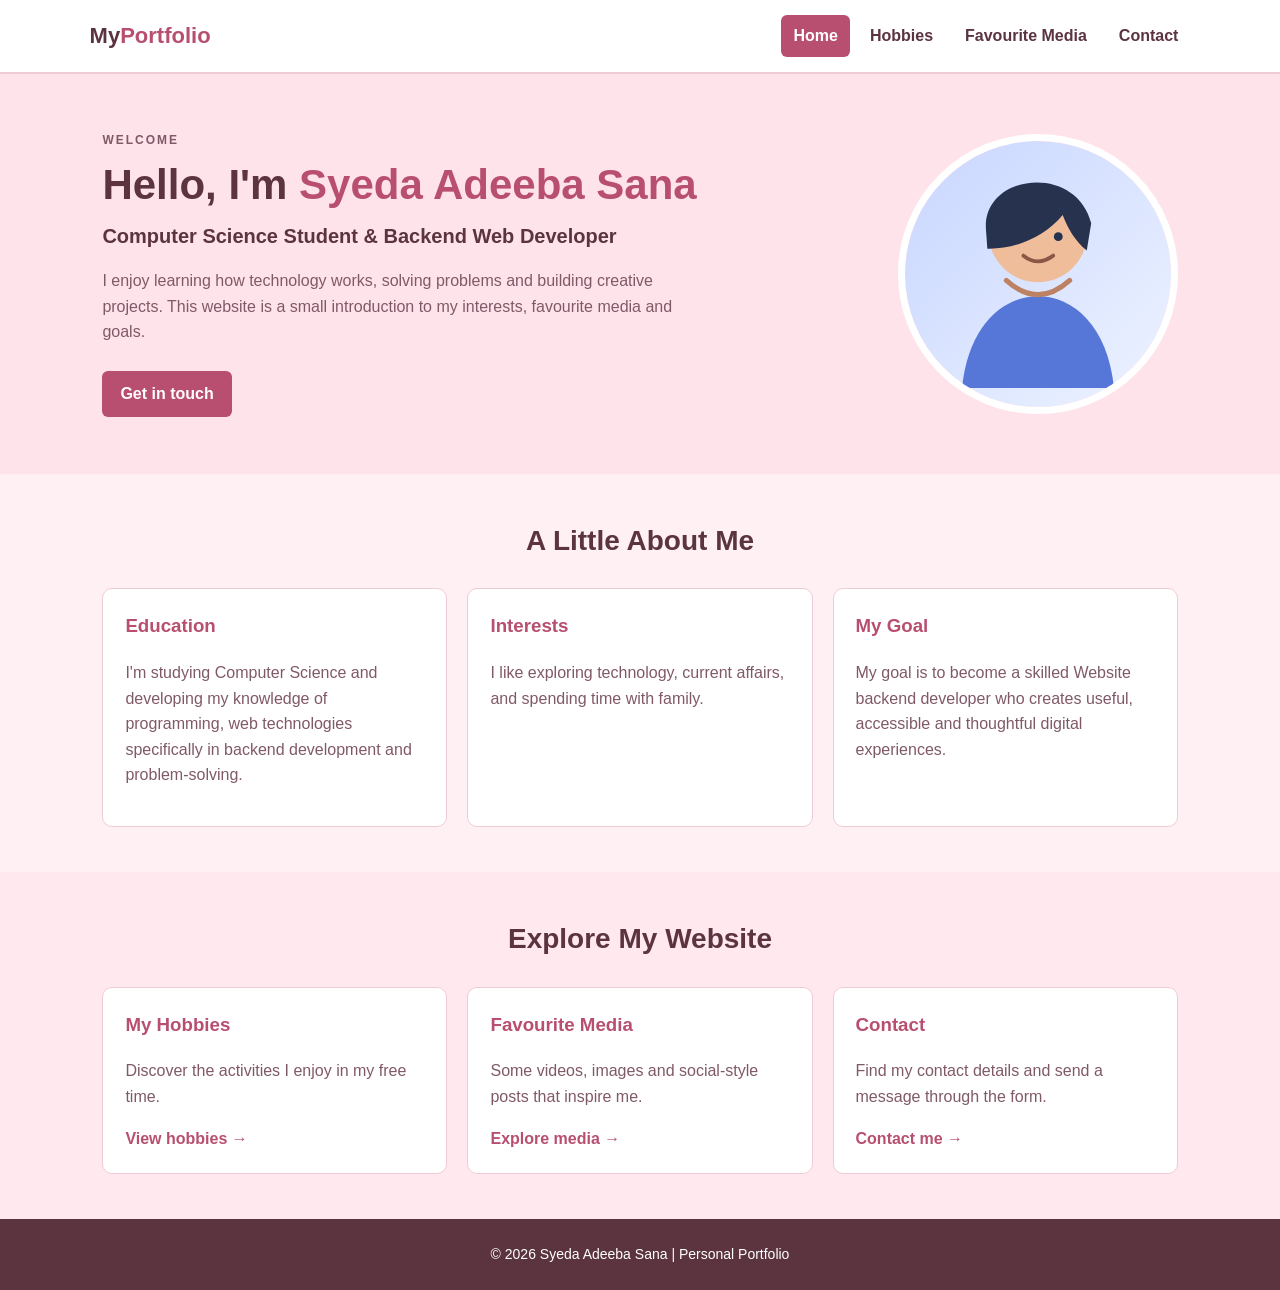
<file: index.html>
<!DOCTYPE html>
<html lang="en">
<head>
  <meta charset="UTF-8">
  <meta name="viewport" content="width=device-width, initial-scale=1.0">
  <meta name="description" content="Personal portfolio website introducing my skills, interests and goals.">
  <title>Home | My Portfolio</title>
  <link rel="icon" href="favicon.svg" type="image/svg+xml">
  <link rel="stylesheet" href="style.css">
</head>
<body>
  <header class="site-header">
    <div class="brand">My<span>Portfolio</span></div>
    <nav class="nav-links" aria-label="Main navigation">
      <a class="active" href="index.html">Home</a><a href="hobbies.html">Hobbies</a><a href="media.html">Favourite Media</a><a href="contact.html">Contact</a>
    </nav>
  </header>
  <main>
    <section class="hero home-hero">
      <div class="hero-copy">
        <p class="eyebrow">WELCOME</p>
        <h1>Hello, I'm <span>Syeda Adeeba Sana</span></h1>
        <h2>Computer Science Student &amp; Backend Web Developer</h2>
        <p>I enjoy learning how technology works, solving problems and building creative projects. This website is a small introduction to my interests, favourite media and goals.</p>
        <a class="button" href="contact.html">Get in touch</a>
      </div>
      <img class="profile-image" src="profile.svg" alt="Illustrated profile avatar">
    </section>
    <section class="section" id="about">
      <h2 class="section-title">A Little About Me</h2>
      <div class="cards three-cards">
        <article class="info-card"><h3>Education</h3><p>I'm studying Computer Science and developing my knowledge of programming, web technologies specifically in backend development and problem-solving.</p></article>
        <article class="info-card"><h3>Interests</h3><p>I like exploring technology, current affairs, and spending time with family.</p></article>
        <article class="info-card"><h3>My Goal</h3><p>My goal is to become a skilled Website backend developer who creates useful, accessible and thoughtful digital experiences.</p></article>
      </div>
    </section>
    <section class="section soft-section">
      <h2 class="section-title">Explore My Website</h2>
      <div class="cards three-cards">
        <article class="info-card"><h3>My Hobbies</h3><p>Discover the activities I enjoy in my free time.</p><a href="hobbies.html">View hobbies →</a></article>
        <article class="info-card"><h3>Favourite Media</h3><p>Some videos, images and social-style posts that inspire me.</p><a href="media.html">Explore media →</a></article>
        <article class="info-card"><h3>Contact</h3><p>Find my contact details and send a message through the form.</p><a href="contact.html">Contact me →</a></article>
      </div>
    </section>
  </main>
  <footer class="site-footer"><p>© 2026 Syeda Adeeba Sana | Personal Portfolio</p></footer>
</body>
</html>
</file>
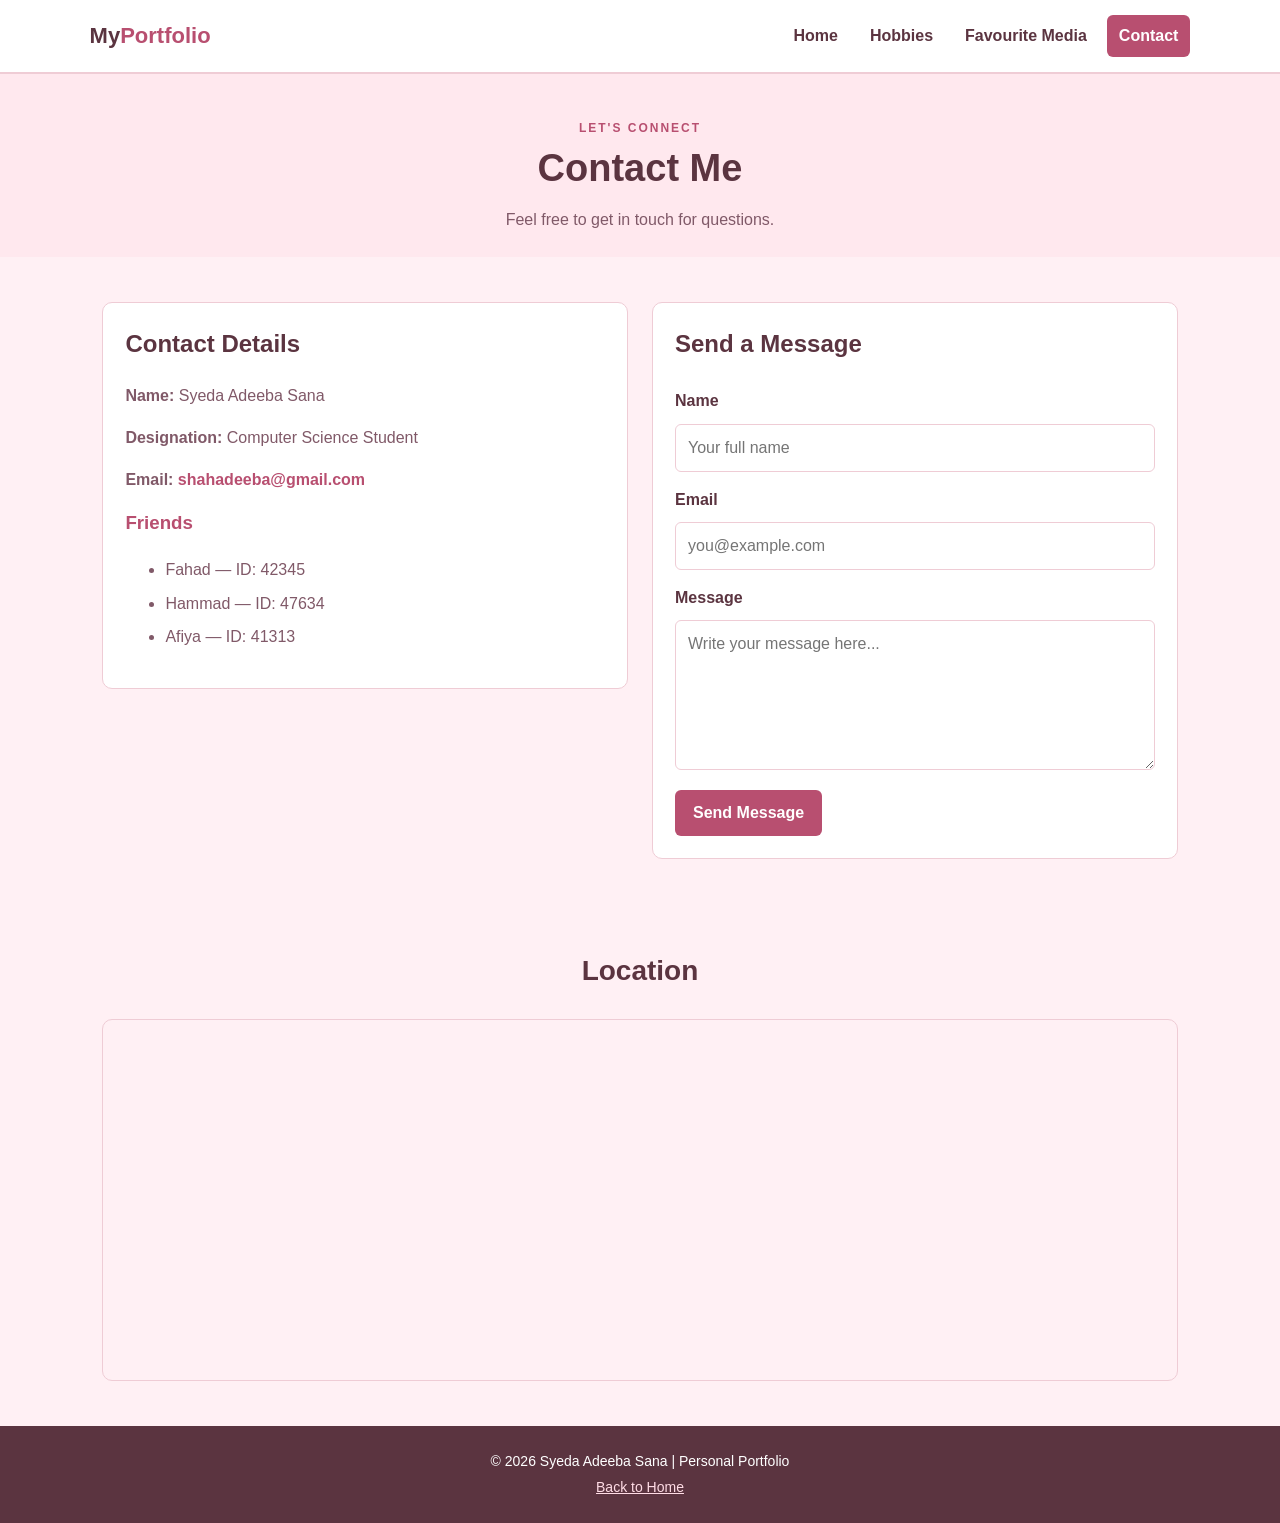
<file: contact.html>
<!DOCTYPE html>
<html lang="en">
<head><meta charset="UTF-8"><meta name="viewport" content="width=device-width, initial-scale=1.0"><meta name="description" content="Contact details and contact form."><title>Contact | My Portfolio</title><link rel="icon" href="images/favicon.svg" type="image/svg+xml"><link rel="stylesheet" href="style.css"></head>
<body><header class="site-header"><div class="brand">My<span>Portfolio</span></div><nav class="nav-links" aria-label="Main navigation"><a href="index.html">Home</a><a href="hobbies.html">Hobbies</a><a href="media.html">Favourite Media</a><a class="active" href="contact.html">Contact</a></nav></header>
<main class="page-main"><section class="page-heading"><p class="eyebrow">LET'S CONNECT</p><h1>Contact Me</h1><p>Feel free to get in touch for questions.</p></section>
<section class="section contact-layout"><div class="contact-info info-card"><h2>Contact Details</h2><p><strong>Name:</strong> Syeda Adeeba Sana</p><p><strong>Designation:</strong> Computer Science Student</p><p><strong>Email:</strong> <a href="mailto:your.email@example.com">shahadeeba@gmail.com</a></p><h3>Friends</h3><ul><li>Fahad — ID: 42345</li><li>Hammad — ID: 47634</li><li>Afiya — ID: 41313</li></ul></div>
<div class="contact-form-card info-card"><h2>Send a Message</h2><form action="mailto:your.email@example.com" method="post" enctype="text/plain"><label for="visitor-name">Name</label><input type="text" id="visitor-name" name="name" placeholder="Your full name" required><label for="visitor-email">Email</label><input type="email" id="visitor-email" name="email" placeholder="you@example.com" required><label for="visitor-message">Message</label><textarea id="visitor-message" name="message" rows="5" placeholder="Write your message here..." required></textarea><button class="button" type="submit">Send Message</button></form></div></section>
<section class="section"><h2 class="section-title">Location</h2><div class="map-frame"><iframe title="Map of Islamabad" src="https://www.google.com/maps?q=Islamabad%20Pakistan&output=embed" loading="lazy" referrerpolicy="no-referrer-when-downgrade"></iframe></div></section></main><footer class="site-footer"><p>© 2026 Syeda Adeeba Sana | Personal Portfolio</p><p><a href="index.html">Back to Home</a></p></footer></body></html>
</file>
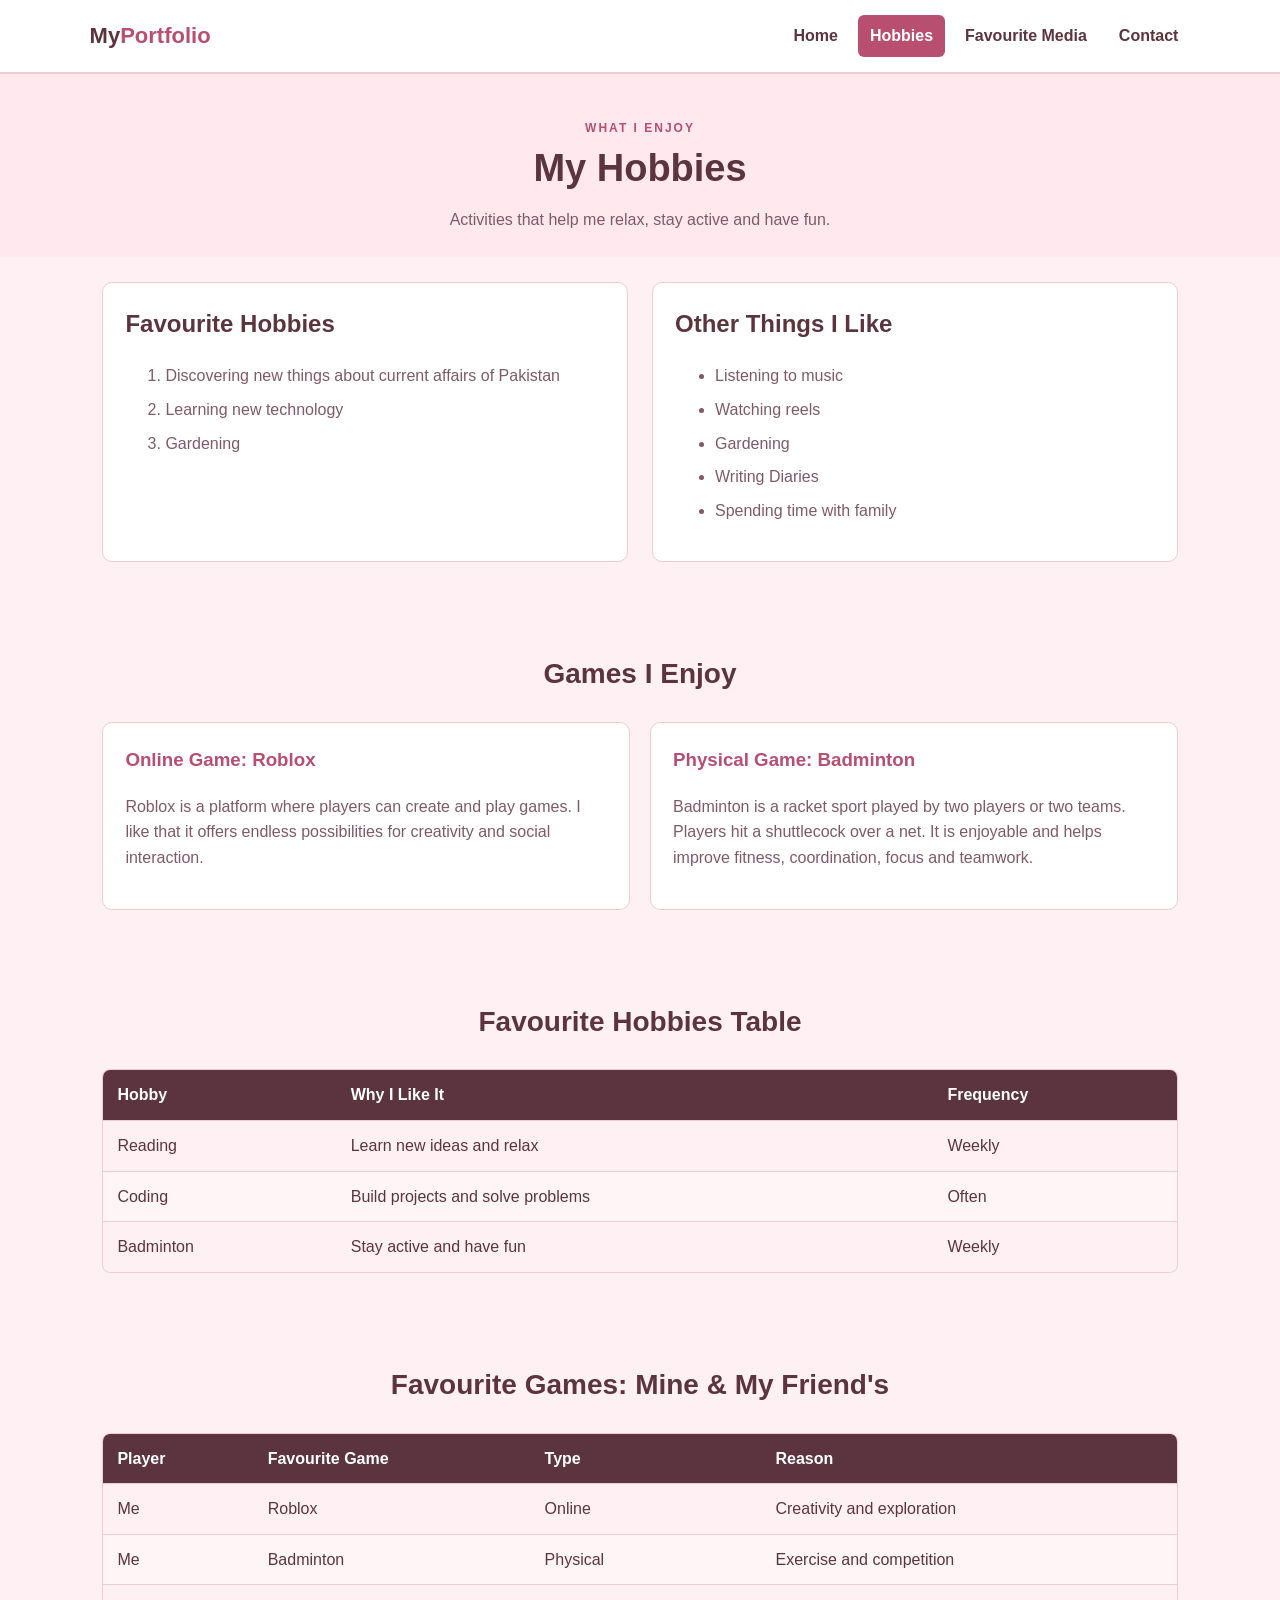
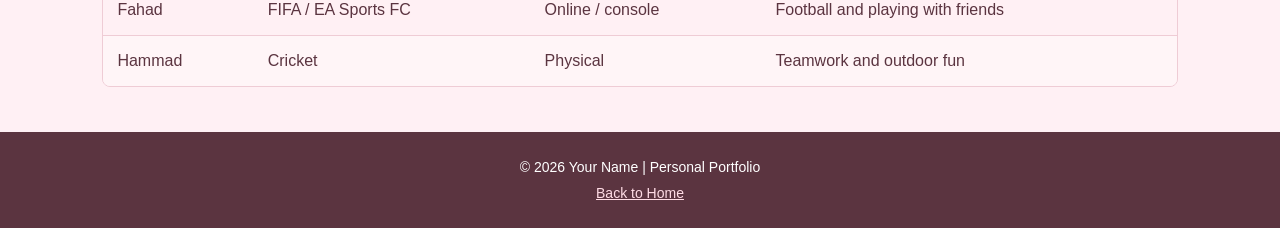
<file: hobbies.html>
<!DOCTYPE html>
<html lang="en">
<head>
  <meta charset="UTF-8"><meta name="viewport" content="width=device-width, initial-scale=1.0">
  <meta name="description" content="My hobbies."><title>Hobbies | My Portfolio</title>
  <link rel="stylesheet" href="style.css">
</head>
<body>
<header class="site-header"><div class="brand">My<span>Portfolio</span></div><nav class="nav-links" aria-label="Main navigation"><a href="index.html">Home</a><a class="active" href="hobbies.html">Hobbies</a><a href="media.html">Favourite Media</a><a href="contact.html">Contact</a></nav></header>
<main class="page-main">
  <section class="page-heading"><p class="eyebrow">WHAT I ENJOY</p><h1>My Hobbies </h1><p>Activities that help me relax, stay active and have fun.</p></section>
  <section class="section hobbies-grid">
    <article class="info-card"><h2>Favourite Hobbies</h2><ol><li>Discovering new things about current affairs of Pakistan</li><li>Learning new technology</li><li>Gardening</li></ol></article>
    <article class="info-card"><h2>Other Things I Like</h2><ul><li>Listening to music</li><li>Watching reels</li><li>Gardening</li><li>Writing Diaries</li><li>Spending time with family</li></ul></article>
  </section>
<section class="section"><h2 class="section-title">Games I Enjoy</h2><div class="cards two-cards">
    <article class="info-card"><h3>Online Game: Roblox</h3><p>Roblox is a platform where players can create and play games. I like that it offers endless possibilities for creativity and social interaction.</p></article>
    <article class="info-card"><h3>Physical Game: Badminton</h3><p>Badminton is a racket sport played by two players or two teams. Players hit a shuttlecock over a net. It is enjoyable and helps improve fitness, coordination, focus and teamwork.</p></article>
  </div></section>
  <section class="section"><h2 class="section-title">Favourite Hobbies Table</h2><div class="table-wrap"><table><thead><tr><th>Hobby</th><th>Why I Like It</th><th>Frequency</th></tr></thead><tbody><tr><td>Reading</td><td>Learn new ideas and relax</td><td>Weekly</td></tr><tr><td>Coding</td><td>Build projects and solve problems</td><td>Often</td></tr><tr><td>Badminton</td><td>Stay active and have fun</td><td>Weekly</td></tr></tbody></table></div></section>
  <section class="section"><h2 class="section-title">Favourite Games: Mine &amp; My Friend's</h2><div class="table-wrap"><table><thead><tr><th>Player</th><th>Favourite Game</th><th>Type</th><th>Reason</th></tr></thead><tbody><tr><td>Me</td><td>Roblox</td><td>Online</td><td>Creativity and exploration</td></tr><tr><td>Me</td><td>Badminton</td><td>Physical</td><td>Exercise and competition</td></tr><tr><td>Fahad</td><td>FIFA / EA Sports FC</td><td>Online / console</td><td>Football and playing with friends</td></tr><tr><td>Hammad</td><td>Cricket</td><td>Physical</td><td>Teamwork and outdoor fun</td></tr></tbody></table></div></section>
 </ main >
<footer class="site-footer"><p>© 2026 Your Name | Personal Portfolio</p><p><a href="index.html">Back to Home</a></p></footer>
</body></html>
</file>
<file: style.css>
* {
  box-sizing: border-box;
}

body {
  margin: 0;
  color: #5b3440;
  background: #fff0f4;
  font-family: Arial, Helvetica, sans-serif;
  line-height: 1.6;
}

html {
  scroll-behavior: smooth;
}

.site-header {
  display: flex;
  align-items: center;
  justify-content: space-between;
  padding: 15px 7%;
  background: white;
  border-bottom: 2px solid #efccd5;
}

.brand {
  font-size: 22px;
  font-weight: bold;
}

.brand span {
  color: #b84f70;
}

.nav-links {
  display: flex;
  gap: 8px;
}

.nav-links a {
  color: #5b3440;
  padding: 8px 12px;
  border-radius: 6px;
  text-decoration: none;
  font-weight: bold;
}

.nav-links a:hover,
.nav-links a.active {
  color: white;
  background: #b84f70;
}

.hero {
  display: flex;
  align-items: center;
  justify-content: space-between;
  gap: 35px;
  min-height: 400px;
  padding: 55px 8%;
  background: #ffe3ea;
}

.hero-copy {
  max-width: 650px;
}

.eyebrow {
  margin: 0 0 10px;
  color: #b84f70;
  font-size: 12px;
  letter-spacing: 2px;
  font-weight: bold;
}

.hero h1 {
  margin: 0 0 10px;
  font-size: 42px;
  line-height: 1.2;
}

.hero h1 span {
  color: #b84f70;
}

.hero h2 {
  margin: 0 0 12px;
  font-size: 20px;
}

.hero p {
  max-width: 600px;
  color: #805968;
}

.profile-image {
  width: 280px;
  border: 7px solid white;
  border-radius: 50%;
}

.button {
  display: inline-block;
  margin-top: 10px;
  padding: 10px 18px;
  border: 0;
  border-radius: 6px;
  color: white;
  background: #b84f70;
  text-decoration: none;
  font: inherit;
  font-weight: bold;
  cursor: pointer;
}

.button:hover {
  background: #98435d;
}

.section {
  padding: 45px 8%;
}

.section-title {
  margin: 0 0 25px;
  font-size: 28px;
  text-align: center;
}

.soft-section {
  background: #ffe8ee;
}

.cards {
  display: grid;
  gap: 20px;
}

.three-cards {
  grid-template-columns: repeat(3, 1fr);
}

.two-cards {
  grid-template-columns: repeat(2, 1fr);
}

.info-card {
  padding: 22px;
  border: 1px solid #efccd5;
  border-radius: 10px;
  background: white;
}

.info-card h2,
.info-card h3 {
  margin-top: 0;
}

.info-card h3 {
  color: #b84f70;
}

.info-card p,
.info-card li,
.page-heading p:not(.eyebrow) {
  color: #805968;
}

.info-card li {
  margin-bottom: 8px;
}

.info-card a {
  color: #b84f70;
  text-decoration: none;
  font-weight: bold;
}

.info-card a:hover {
  text-decoration: underline;
}

.page-main {
  min-height: 65vh;
}

.page-heading {
  padding: 45px 8% 25px;
  background: #ffe8ee;
  text-align: center;
}

.page-heading h1 {
  margin: 0 0 8px;
  font-size: 38px;
}

.page-heading p {
  margin: 0;
}

.hobbies-grid {
  display: grid;
  grid-template-columns: 1fr 1fr;
  gap: 24px;
  padding-top: 25px;
}

.table-wrap {
  overflow-x: auto;
  border: 1px solid #efccd5;
  border-radius: 8px;
}

.table-wrap table {
  width: 100%;
  min-width: 520px;
  border-collapse: collapse;
}

.table-wrap th,
.table-wrap td {
  padding: 12px 14px;
  border-bottom: 1px solid #efccd5;
  text-align: left;
}

.table-wrap th {
  color: white;
  background: #5b3440;
}

.table-wrap tbody tr:nth-child(even) {
  background: #fff5f7;
}

.table-wrap tbody tr:last-child td {
  border-bottom: 0;
}

.media-layout {
  display: grid;
  grid-template-columns: 0.85fr 1.15fr;
  gap: 25px;
  align-items: start;
}

.media-layout h2 {
  margin: 0 0 16px;
}

.social-column,
.video-column {
  min-width: 0;
}

.social-post {
  display: flex;
  gap: 14px;
  margin-bottom: 16px;
  padding: 15px;
  border: 1px solid #efccd5;
  border-radius: 10px;
  background: white;
}

.post-avatar {
  flex: 0 0 42px;
  height: 42px;
  display: grid;
  place-items: center;
  border-radius: 50%;
  color: white;
  background: #b84f70;
  font-weight: bold;
}

.social-post small,
.muted,
.form-note,
.media-figure figcaption {
  color: #805968;
}

.social-post small {
  display: block;
}

.social-post p {
  margin: 8px 0;
}

.social-post img,
.media-figure img {
  display: block;
  width: 100%;
  height: auto;
  margin-top: 10px;
  border-radius: 8px;
}

.media-subheading {
  margin-top: 25px;
}

.media-figure {
  margin: 0;
}

.media-figure figcaption,
.form-note,
.muted {
  font-size: 14px;
}

.video-grid {
  display: grid;
  grid-template-columns: 1fr 1fr;
  gap: 14px;
}

.video-grid iframe {
  width: 100%;
  aspect-ratio: 16 / 9;
  border: 0;
  border-radius: 8px;
  background: #eee;
}

.contact-layout {
  display: grid;
  grid-template-columns: 1fr 1fr;
  gap: 24px;
  align-items: start;
}

.contact-info p {
  overflow-wrap: anywhere;
}

.contact-form-card form {
  display: flex;
  flex-direction: column;
  gap: 10px;
}

.contact-form-card label {
  margin-top: 5px;
  font-weight: bold;
}

.contact-form-card input,
.contact-form-card textarea {
  width: 100%;
  padding: 10px 12px;
  border: 1px solid #efccd5;
  border-radius: 6px;
  background: white;
  font: inherit;
}

.contact-form-card input:focus,
.contact-form-card textarea:focus {
  outline: 2px solid #f3acc0;
  border-color: #b84f70;
}

.contact-form-card textarea {
  resize: vertical;
}

.contact-form-card .button {
  align-self: flex-start;
}

.map-frame {
  width: 100%;
  overflow: hidden;
  border: 1px solid #efccd5;
  border-radius: 10px;
}

.map-frame iframe {
  display: block;
  width: 100%;
  height: 360px;
  border: 0;
}

.site-footer {
  padding: 20px 8%;
  color: white;
  background: #5b3440;
  font-size: 14px;
  text-align: center;
}

.site-footer p {
  margin: 4px;
}

.site-footer a {
  color: #ffdce5;
}
</file>
